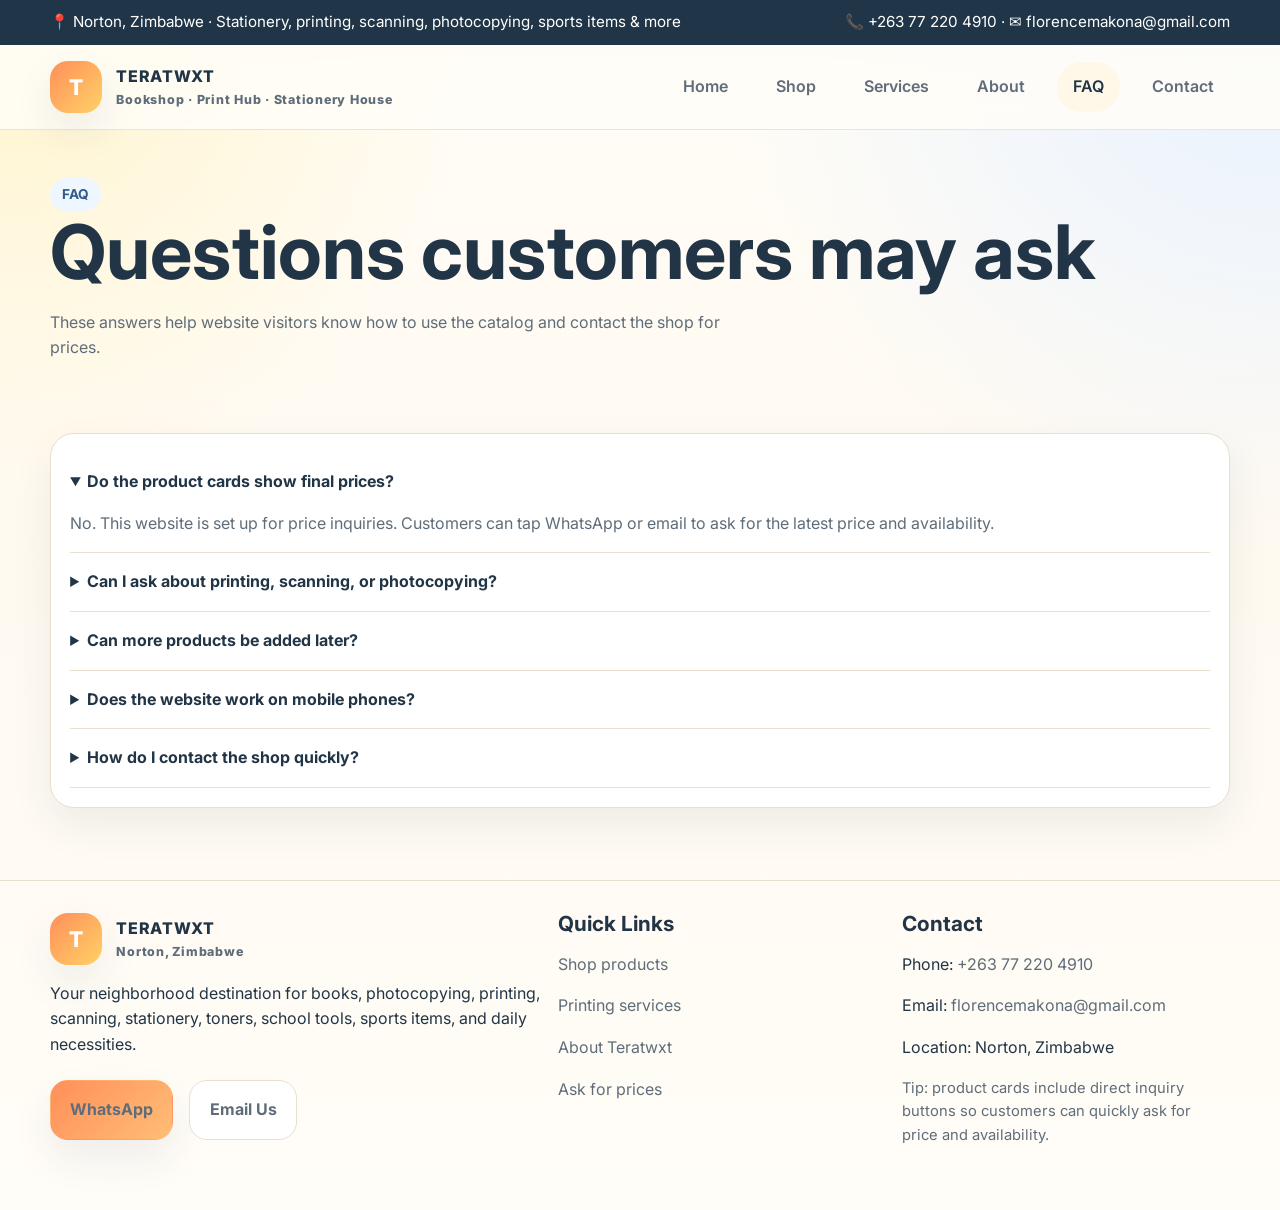
<file: teratwxt-website/faq.html>
<!DOCTYPE html>
<html lang="en">
<head>
  <meta charset="UTF-8">
  <meta name="viewport" content="width=device-width, initial-scale=1.0">
  <title>Teratwxt FAQ</title>
  <meta name="description" content="Teratwxt bookshop and stationery website for Norton, Zimbabwe. Books, photocopying, printing, scanning, toners, school supplies, sports items, and more.">
  <link rel="preconnect" href="https://fonts.googleapis.com">
  <link rel="preconnect" href="https://fonts.gstatic.com" crossorigin>
  <link href="https://fonts.googleapis.com/css2?family=Inter:wght@400;500;600;700;800&display=swap" rel="stylesheet">
  <link rel="stylesheet" href="assets/css/styles.css">
</head>
<body data-page="faq">
  
<div class="topbar">
  <div class="container">
    <div>📍 Norton, Zimbabwe · Stationery, printing, scanning, photocopying, sports items & more</div>
    <div><a href="tel:+263772204910">📞 +263 77 220 4910</a> · <a href="mailto:florencemakona@gmail.com">✉ florencemakona@gmail.com</a></div>
  </div>
</div>
<header>
  <div class="container navbar">
    <a class="brand" href="index.html">
      <span class="brand-badge">T</span>
      <span>TERATWXT <small>Bookshop · Print Hub · Stationery House</small></span>
    </a>
    <button class="menu-btn" aria-label="Open menu">Menu</button>
    <nav class="nav-links">
      <a href="index.html" data-nav="index">Home</a>
      <a href="shop.html" data-nav="shop">Shop</a>
      <a href="services.html" data-nav="services">Services</a>
      <a href="about.html" data-nav="about">About</a>
      <a href="faq.html" data-nav="faq">FAQ</a>
      <a href="contact.html" data-nav="contact">Contact</a>
    </nav>
  </div>
</header>

  <main>
    
<section class="hero-mini">
  <div class="container">
    <span class="badge">FAQ</span>
    <h1>Questions customers may ask</h1>
    <p class="page-intro">These answers help website visitors know how to use the catalog and contact the shop for prices.</p>
  </div>
</section>

<section>
  <div class="container card">
    <details class="faq-item" open>
      <summary>Do the product cards show final prices?</summary>
      <p>No. This website is set up for price inquiries. Customers can tap WhatsApp or email to ask for the latest price and availability.</p>
    </details>
    <details class="faq-item">
      <summary>Can I ask about printing, scanning, or photocopying?</summary>
      <p>Yes. Teratwxt offers document-related services, and customers can use the contact page or service inquiry buttons to ask for details.</p>
    </details>
    <details class="faq-item">
      <summary>Can more products be added later?</summary>
      <p>Yes. The website was built so new products can be added in a simple product list inside <code>assets/js/main.js</code>.</p>
    </details>
    <details class="faq-item">
      <summary>Does the website work on mobile phones?</summary>
      <p>Yes. The layout is responsive and designed to feel easy and clean on smaller screens.</p>
    </details>
    <details class="faq-item">
      <summary>How do I contact the shop quickly?</summary>
      <p>The fastest option is WhatsApp using the buttons across the website, or email through the contact page.</p>
    </details>
  </div>
</section>

  </main>
  
<footer class="footer">
  <div class="container footer-grid">
    <div>
      <div class="brand" style="margin-bottom:1rem">
        <span class="brand-badge">T</span>
        <span>TERATWXT <small>Norton, Zimbabwe</small></span>
      </div>
      <p>Your neighborhood destination for books, photocopying, printing, scanning, stationery, toners, school tools, sports items, and daily necessities.</p>
      <div class="hero-actions">
        <a class="btn btn-primary" href="https://wa.me/263772204910?text=Hello%20Teratwxt%2C%20I%20would%20like%20to%20ask%20about%20your%20products%20and%20services." target="_blank" rel="noreferrer">WhatsApp</a>
        <a class="btn btn-secondary" href="mailto:florencemakona@gmail.com">Email Us</a>
      </div>
    </div>
    <div>
      <h3>Quick Links</h3>
      <p><a href="shop.html">Shop products</a></p>
      <p><a href="services.html">Printing services</a></p>
      <p><a href="about.html">About Teratwxt</a></p>
      <p><a href="contact.html">Ask for prices</a></p>
    </div>
    <div>
      <h3>Contact</h3>
      <p>Phone: <a href="tel:+263772204910">+263 77 220 4910</a></p>
      <p>Email: <a href="mailto:florencemakona@gmail.com">florencemakona@gmail.com</a></p>
      <p>Location: Norton, Zimbabwe</p>
      <p class="small">Tip: product cards include direct inquiry buttons so customers can quickly ask for price and availability.</p>
    </div>
  </div>
</footer>
<script src="assets/js/main.js"></script>
<script>
  const page = document.body.dataset.page;
  document.querySelectorAll('[data-nav]').forEach(link => {
    if(link.dataset.nav === page){ link.classList.add('active'); }
  });
</script>

</body>
</html>
</file>
<file: teratwxt-website/assets/css/styles.css>
:root{
  --bg:#fffdf8;
  --paper:#fff7e8;
  --card:#ffffff;
  --ink:#213547;
  --muted:#5f6d7a;
  --line:#e9dfcf;
  --accent:#ff8f5a;
  --accent-2:#4fb7a6;
  --accent-3:#6c7cff;
  --shadow:0 18px 40px rgba(33,53,71,.08);
  --radius:24px;
  --max:1180px;
}
*{box-sizing:border-box}
html{scroll-behavior:smooth}
body{
  margin:0;
  font-family: Inter, Arial, Helvetica, sans-serif;
  color:var(--ink);
  background:
    radial-gradient(circle at top left, #fff4ca 0, transparent 28%),
    radial-gradient(circle at top right, #e7f1ff 0, transparent 32%),
    linear-gradient(180deg, #fffdf8, #fffaf0 45%, #fffdf8);
  line-height:1.6;
}
img{max-width:100%;display:block}
a{text-decoration:none;color:inherit}
.container{width:min(100% - 2rem, var(--max)); margin-inline:auto}
.topbar{
  background:#203547;
  color:#fff;
  font-size:.95rem;
}
.topbar .container{
  display:flex; gap:1rem; justify-content:space-between; align-items:center; padding:.65rem 0;
  flex-wrap:wrap;
}
.topbar a{color:#fff}
header{
  position:sticky; top:0; z-index:50;
  backdrop-filter:saturate(140%) blur(12px);
  background:rgba(255,253,248,.88);
  border-bottom:1px solid rgba(233,223,207,.8);
}
.navbar{
  display:flex; align-items:center; justify-content:space-between;
  padding:1rem 0;
}
.brand{
  display:flex; align-items:center; gap:.9rem; font-weight:800; letter-spacing:.04em;
}
.brand-badge{
  width:52px; height:52px; border-radius:18px;
  background:linear-gradient(135deg, var(--accent), #ffd166);
  color:#fff; display:grid; place-items:center; font-size:1.35rem;
  box-shadow:var(--shadow);
}
.brand small{display:block; font-size:.78rem; color:var(--muted); letter-spacing:.06em}
.nav-links{
  display:flex; gap:1rem; align-items:center; flex-wrap:wrap;
}
.nav-links a{
  padding:.75rem 1rem;
  border-radius:999px;
  color:var(--muted);
  font-weight:600;
}
.nav-links a:hover, .nav-links a.active{
  background:var(--paper);
  color:var(--ink);
}
.menu-btn{
  display:none;
  background:#fff;
  border:1px solid var(--line);
  border-radius:14px;
  padding:.8rem 1rem;
}
.hero{
  padding:4rem 0 2.5rem;
}
.hero-grid{
  display:grid;
  grid-template-columns:1.1fr .9fr;
  gap:2rem;
  align-items:center;
}
.kicker{
  display:inline-flex; align-items:center; gap:.55rem;
  background:#fff;
  border:1px solid var(--line);
  border-radius:999px;
  padding:.55rem .9rem;
  box-shadow:var(--shadow);
  font-size:.92rem;
}
h1,h2,h3{line-height:1.1; margin:0 0 1rem}
h1{font-size:clamp(2.4rem, 6vw, 4.7rem)}
h2{font-size:clamp(1.8rem, 4vw, 3rem)}
h3{font-size:1.3rem}
.lead{font-size:1.08rem; color:var(--muted); max-width:62ch}
.hero-card{
  background:linear-gradient(180deg, #fff, #fff8eb);
  border:1px solid var(--line);
  border-radius:calc(var(--radius) + 6px);
  overflow:hidden;
  box-shadow:var(--shadow);
}
.hero-actions, .cta-actions{
  display:flex; gap:1rem; flex-wrap:wrap; margin-top:1.4rem;
}
.btn{
  display:inline-flex; align-items:center; justify-content:center; gap:.55rem;
  padding:1rem 1.2rem;
  border-radius:18px;
  font-weight:700;
  border:1px solid transparent;
  transition:transform .2s ease, box-shadow .2s ease;
}
.btn:hover{transform:translateY(-2px)}
.btn-primary{background:linear-gradient(135deg, var(--accent), #ffbe76); color:#fff; box-shadow:var(--shadow)}
.btn-secondary{background:#fff; border-color:var(--line)}
.btn-quiet{background:var(--paper); color:var(--ink)}
section{padding:2.5rem 0}
.grid-3,.grid-4,.grid-2{
  display:grid;
  gap:1.2rem;
}
.grid-2{grid-template-columns:repeat(2,minmax(0,1fr))}
.grid-3{grid-template-columns:repeat(3,minmax(0,1fr))}
.grid-4{grid-template-columns:repeat(4,minmax(0,1fr))}
.card{
  background:var(--card);
  border:1px solid var(--line);
  border-radius:var(--radius);
  box-shadow:var(--shadow);
  padding:1.2rem;
}
.card p{color:var(--muted)}
.icon-circle{
  width:58px;height:58px;border-radius:18px;display:grid;place-items:center;
  background:var(--paper); font-size:1.4rem; margin-bottom:.8rem
}
.highlight-strip{
  display:grid; grid-template-columns:repeat(4,minmax(0,1fr)); gap:1rem;
}
.highlight-item{
  background:#fff; border:1px solid var(--line); border-radius:22px; padding:1rem; text-align:center; box-shadow:var(--shadow);
}
.section-head{display:flex; justify-content:space-between; gap:1rem; align-items:end; margin-bottom:1.2rem; flex-wrap:wrap}
.section-head p{max-width:62ch; color:var(--muted); margin:0}
.badge{
  display:inline-flex; padding:.35rem .75rem; border-radius:999px; background:#eef7ff; color:#315a89; font-weight:700; font-size:.85rem;
}
.category-card{
  overflow:hidden; padding:0;
}
.category-card img{height:200px; width:100%; object-fit:cover; background:#fff9f0}
.category-card .content{padding:1.1rem}
.product-toolbar{
  display:flex; gap:1rem; justify-content:space-between; align-items:center; flex-wrap:wrap;
  margin-bottom:1rem;
}
.search{
  min-width:260px; flex:1;
}
.search input, .form input, .form textarea, .form select{
  width:100%; padding:1rem 1.05rem; border-radius:16px;
  border:1px solid var(--line); background:#fff; font:inherit;
}
.chips{display:flex; gap:.6rem; flex-wrap:wrap}
.chip{
  border:1px solid var(--line); background:#fff; padding:.7rem 1rem; border-radius:999px; cursor:pointer; font-weight:700; color:var(--muted)
}
.chip.active{background:var(--ink); color:#fff; border-color:var(--ink)}
.product-grid{
  display:grid; grid-template-columns:repeat(3,minmax(0,1fr)); gap:1rem;
}
.product-card{
  padding:0; overflow:hidden; display:flex; flex-direction:column;
}
.product-card img{height:195px; object-fit:cover; background:#fffaf2}
.product-card .content{padding:1rem}
.product-meta{
  display:flex; justify-content:space-between; gap:1rem; align-items:center; margin:.65rem 0 1rem;
}
.small{font-size:.92rem; color:var(--muted)}
.price-pill{background:var(--paper); padding:.45rem .7rem; border-radius:999px; font-weight:700}
.service-list{display:grid; gap:.8rem; padding:0; list-style:none}
.service-list li{
  background:#fff; border:1px solid var(--line); border-radius:16px; padding:.95rem 1rem;
}
.timeline{display:grid; gap:1rem}
.timeline .step{
  display:grid; grid-template-columns:auto 1fr; gap:1rem; align-items:start;
}
.timeline .num{
  width:44px;height:44px;border-radius:14px;background:var(--ink);color:#fff;display:grid;place-items:center;font-weight:800
}
.cta{
  background:linear-gradient(135deg, #203547, #33526a);
  color:#fff;
  border-radius:32px;
  padding:2rem;
  box-shadow:var(--shadow);
}
.cta p{color:#d9e7f5}
.footer{
  padding:2rem 0 3rem;
  border-top:1px solid var(--line);
  margin-top:2rem;
}
.footer-grid{
  display:grid; grid-template-columns:1.2fr .8fr .8fr; gap:1rem;
}
.footer a{color:var(--muted)}
.notice{
  background:#fff8e7;
  border:1px solid #f0dfb0;
  border-radius:18px;
  padding:1rem 1.1rem;
}
.hero-mini{
  padding:3rem 0 1rem;
}
.page-intro{
  max-width:72ch;
  color:var(--muted);
}
.faq-item summary{
  cursor:pointer; font-weight:700; padding:1rem 0;
}
.faq-item{border-bottom:1px solid var(--line)}
.faq-item p{margin:0 0 1rem; color:var(--muted)}
.table-wrap{
  overflow:auto;
}
.simple-table{
  width:100%; border-collapse:collapse; background:#fff; border-radius:18px; overflow:hidden; box-shadow:var(--shadow); border:1px solid var(--line)
}
.simple-table th,.simple-table td{
  text-align:left; padding:1rem; border-bottom:1px solid var(--line)
}
.simple-table th{background:#fff8eb}
.center{text-align:center}
.map-card iframe{border:0; width:100%; min-height:320px; border-radius:24px}
@media (max-width: 980px){
  .hero-grid,.grid-4,.grid-3,.grid-2,.product-grid,.footer-grid,.highlight-strip{grid-template-columns:1fr 1fr}
}
@media (max-width: 760px){
  .menu-btn{display:inline-flex}
  .nav-links{
    display:none; position:absolute; top:100%; left:1rem; right:1rem; background:#fff;
    border:1px solid var(--line); border-radius:24px; padding:1rem; box-shadow:var(--shadow)
  }
  .nav-links.open{display:grid}
  .hero-grid,.grid-4,.grid-3,.grid-2,.product-grid,.footer-grid,.highlight-strip{grid-template-columns:1fr}
  .topbar .container,.navbar,.section-head,.product-toolbar{align-items:flex-start}
}
</file>
